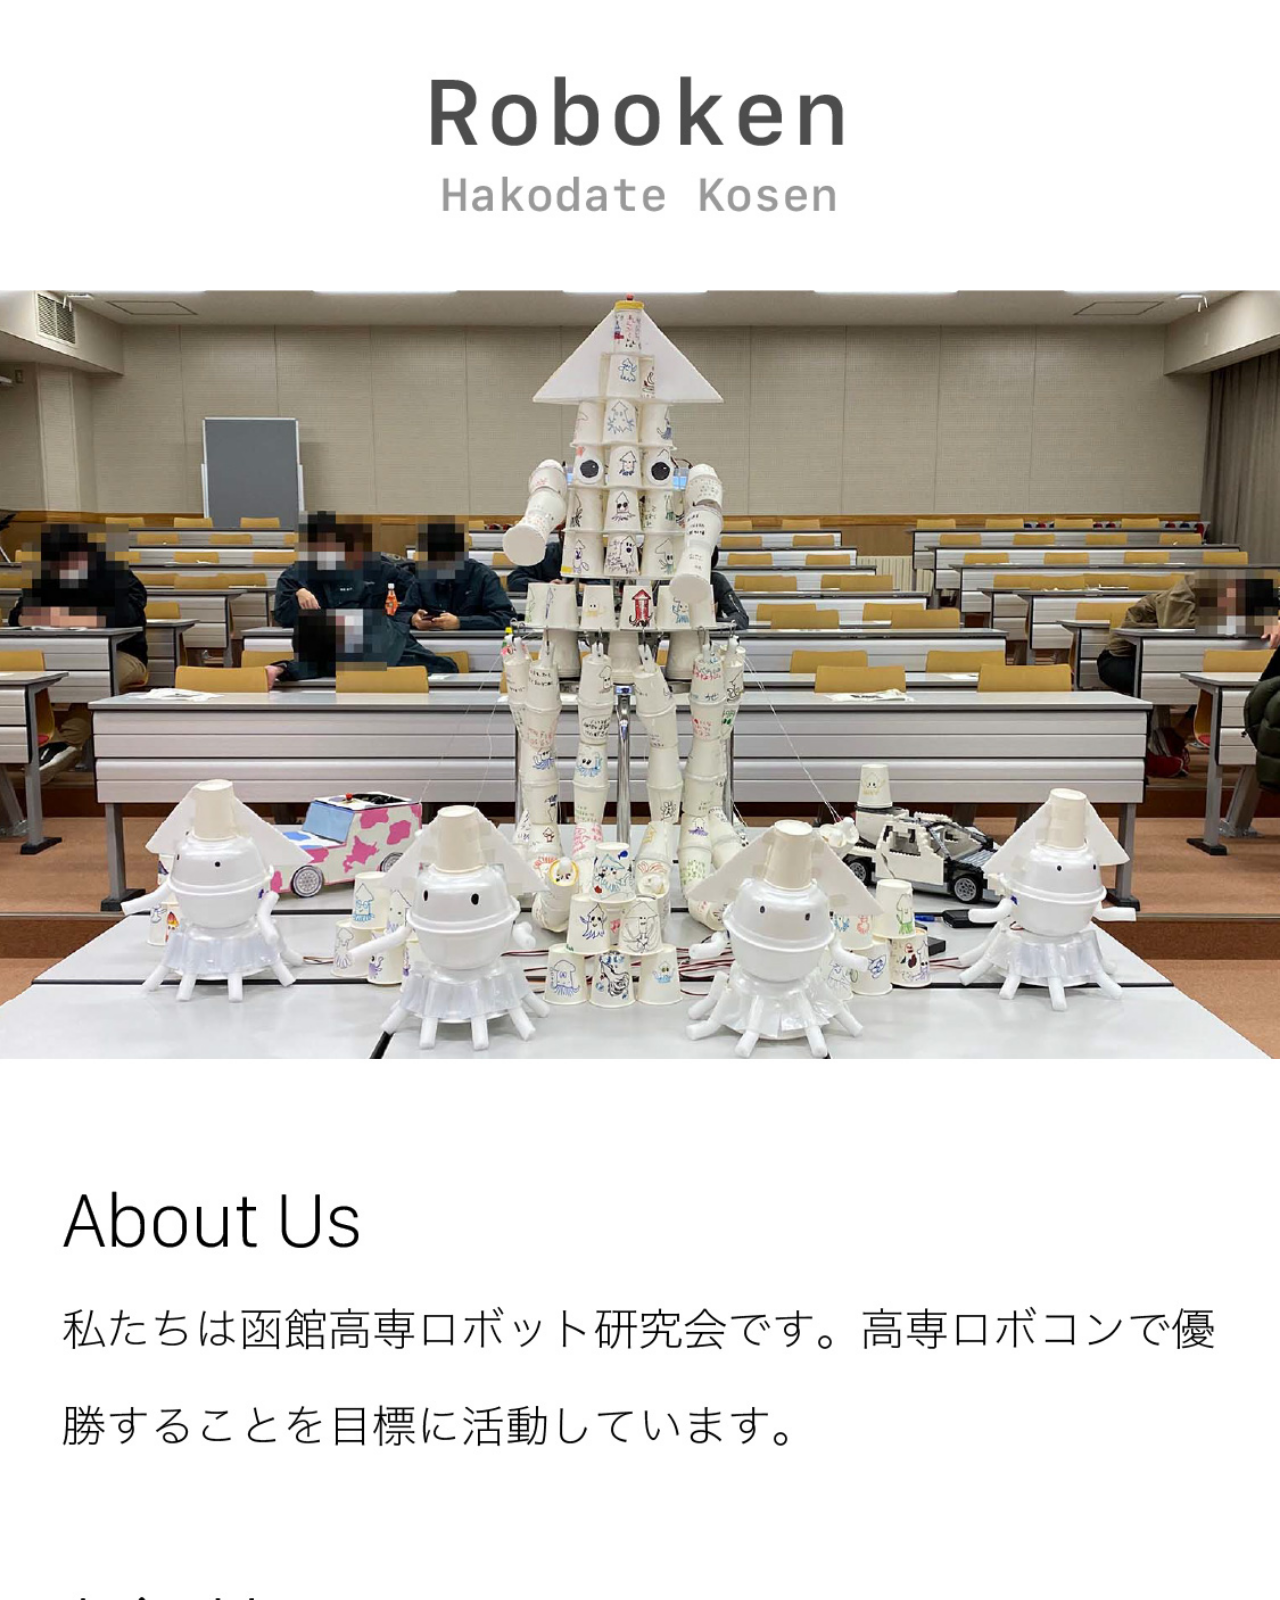
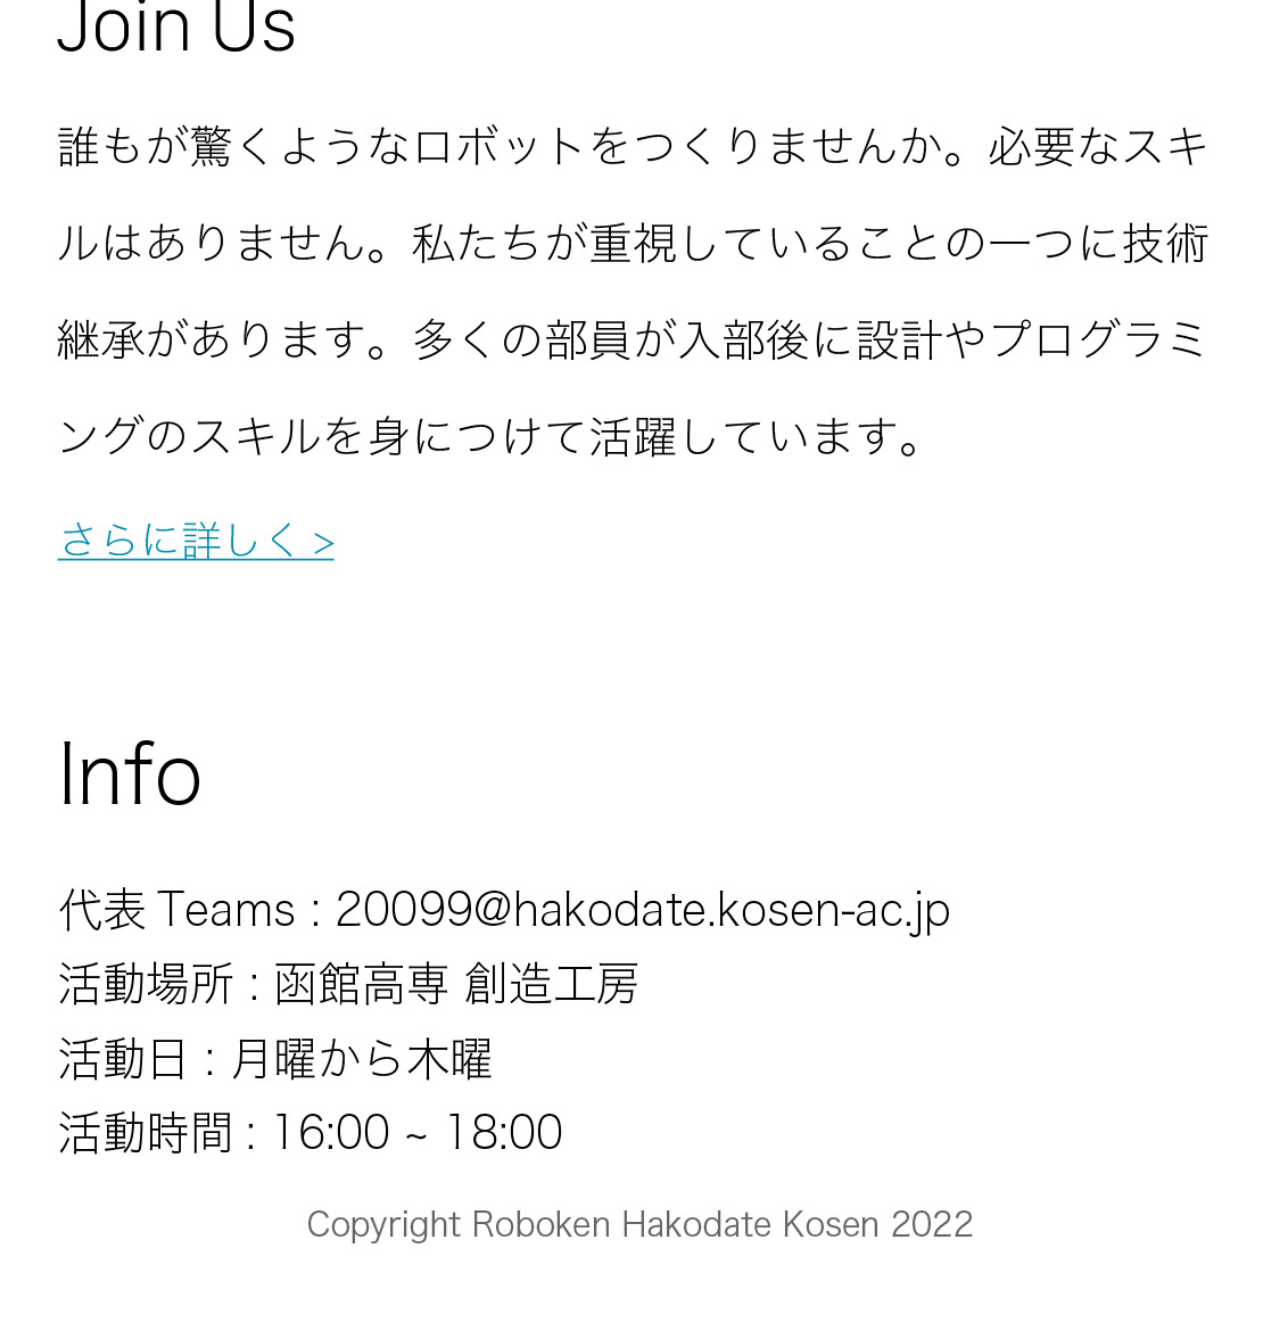
<file: index.html>
<!DOCTYPE html>
<html lang="ja">
    <head>
        <meta charset="UTF-8">
        <link rel="stylesheet" type="text/css" href="./style.css" />
        <title>Roboken</title>
    </head>
    <body>
        <div class="image">
            <input type="image" src="./Roboken.jpg" alt="click" onclick="https://hakodaterobo-meta.github.io/Roboken.github.io/'" width="100%">
            <img src="./A4.jpg" alt="Sample" title="Test" id="TargetImage">
            <input type="image" src="./B2.jpg" alt="click" onclick="location.href='./JoinUs.html'" width="100%">
            <img src="./C2.jpg" alt="Sample" title="Test" id="TargetImage">
        </div>
    </body>
</html>
</file>
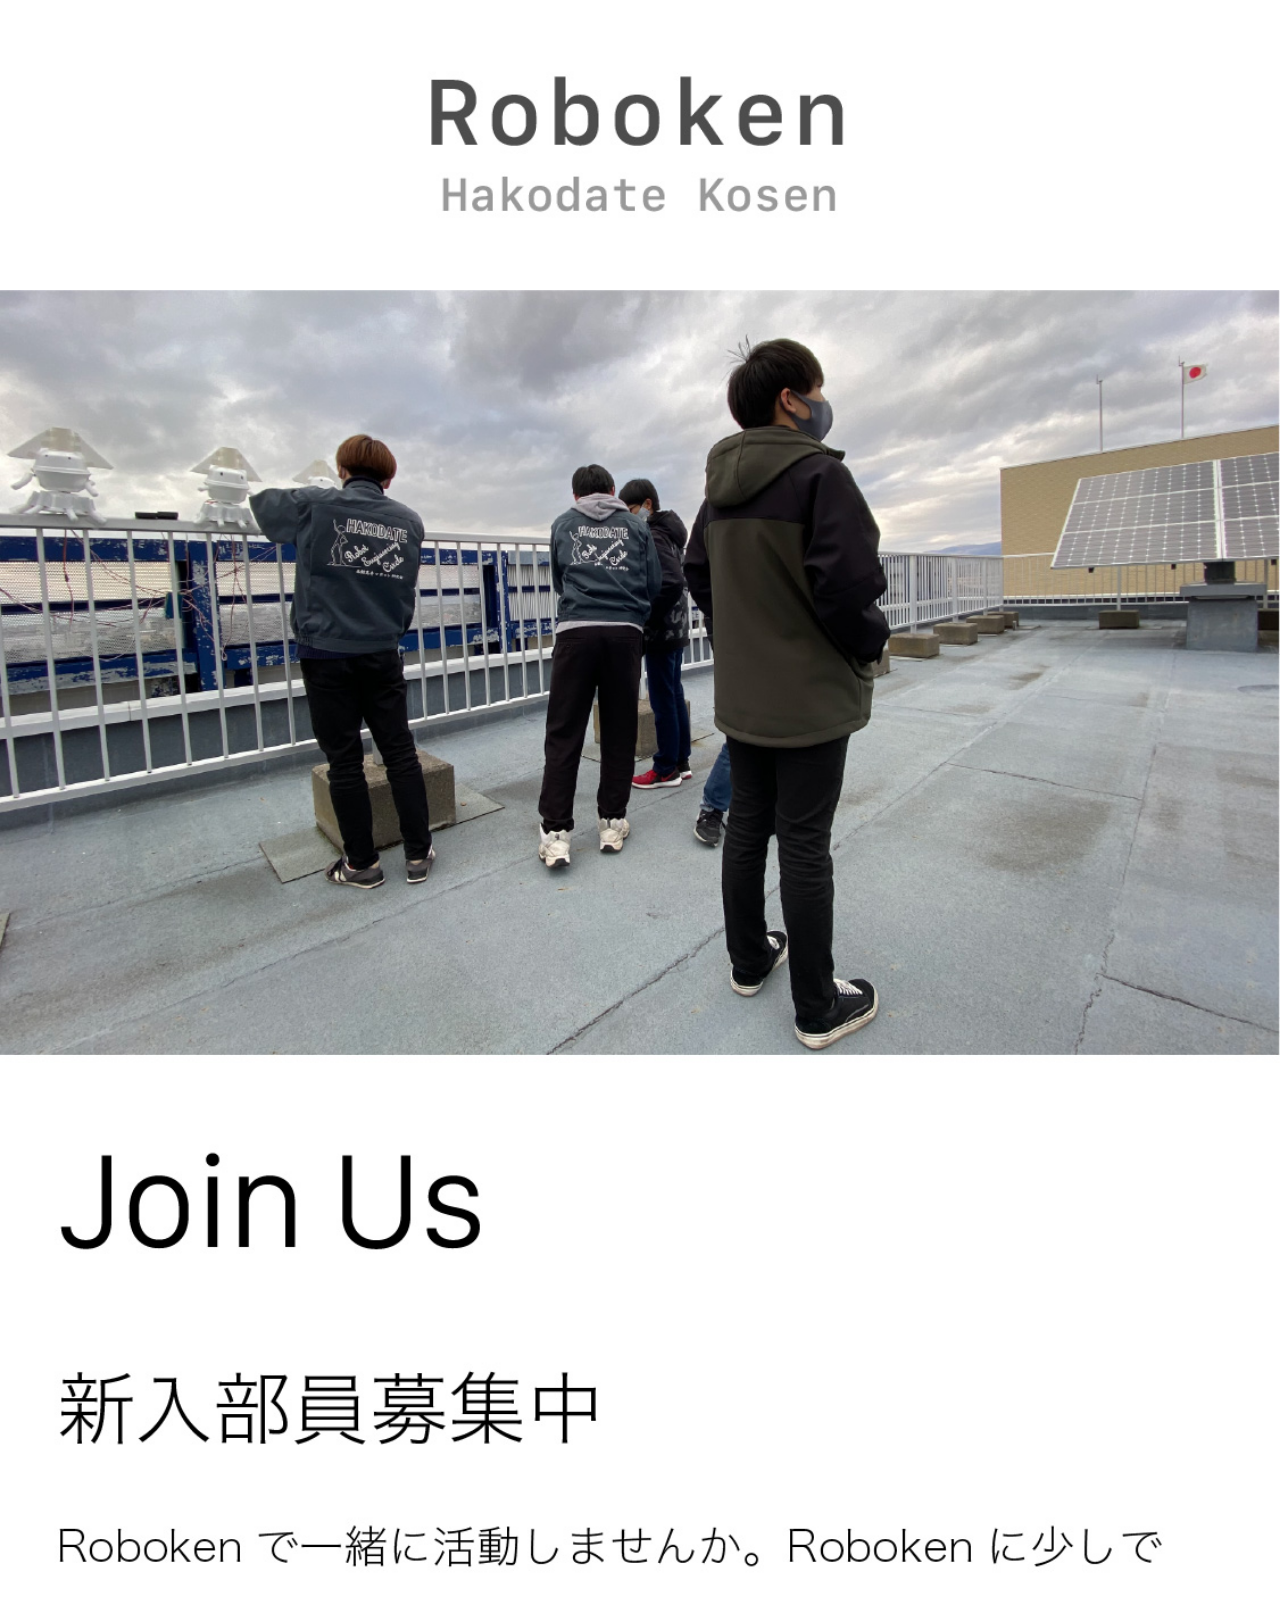
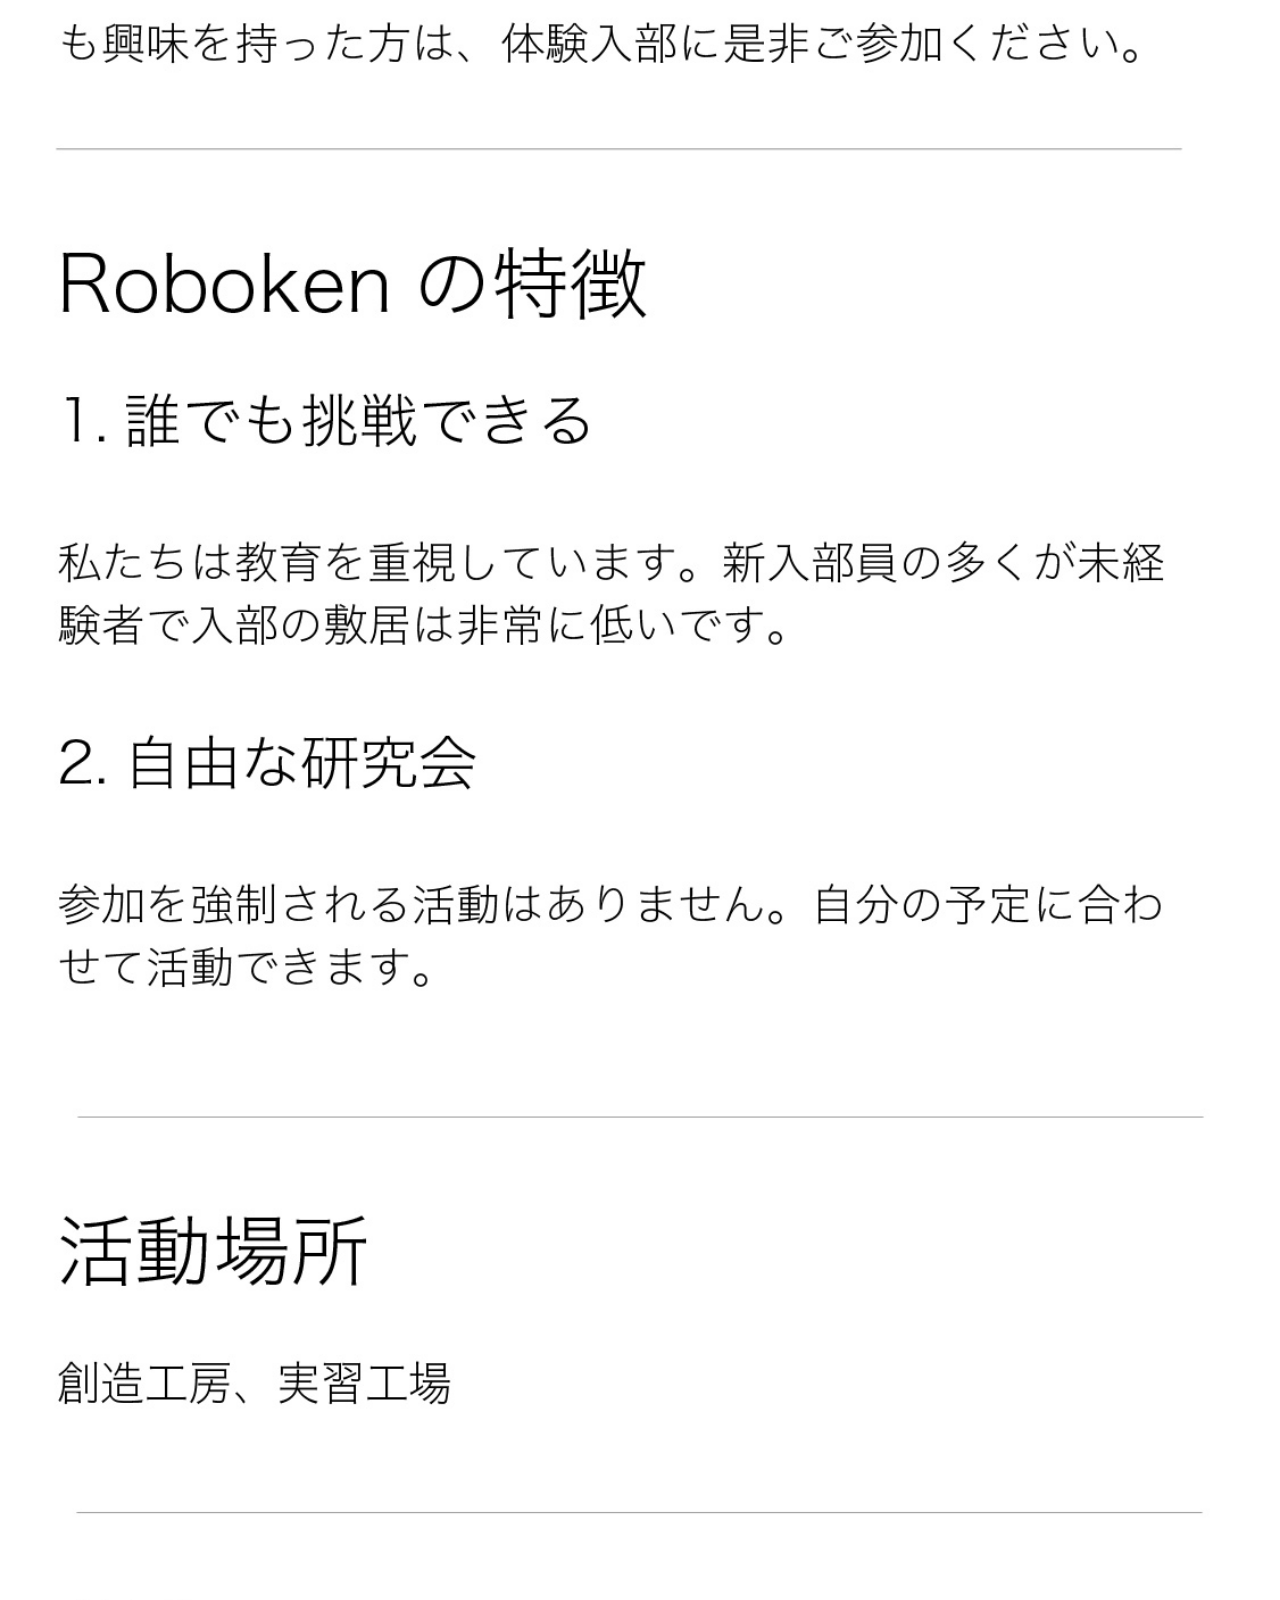
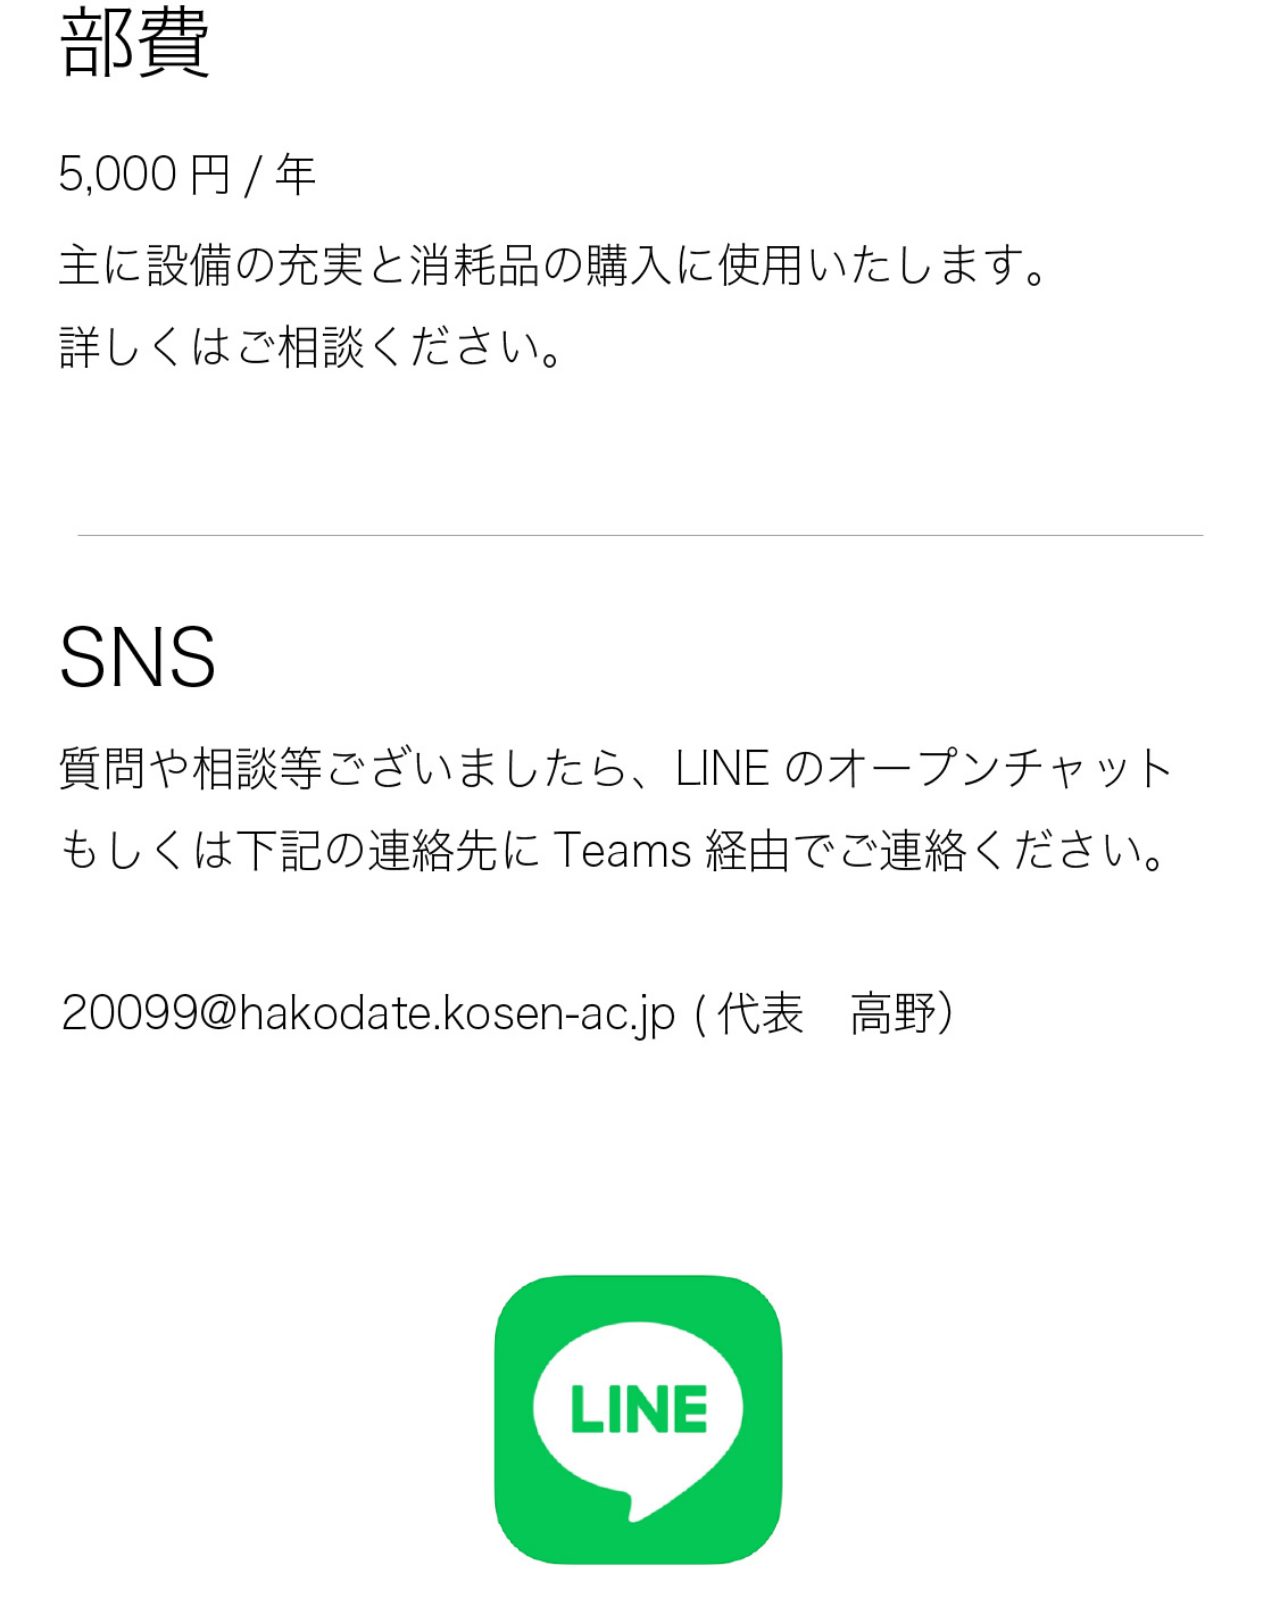
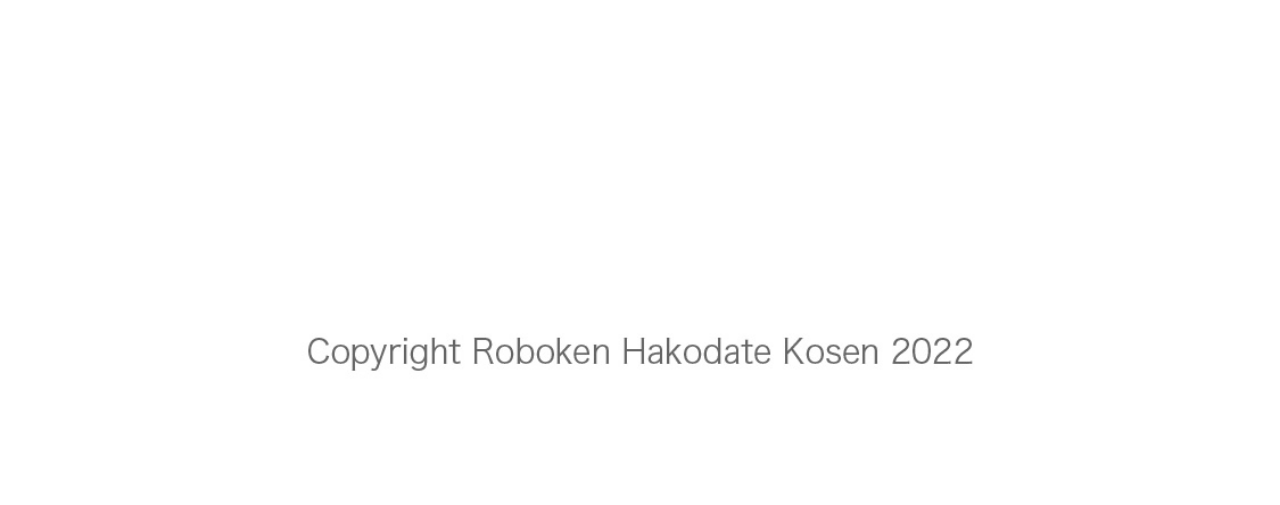
<file: JoinUs.html>
<!DOCTYPE html>
<html lang="ja">
    <head>
        <meta charset="UTF-8">
        <link rel="stylesheet" type="text/css" href="./style.css" />
        <title>Roboken</title>
    </head>
    <body>
        <div class="image">
            <input type="image" src="./Roboken.jpg" alt="click" onclick="location.href='https://hakodaterobo-meta.github.io/Roboken.github.io/'" width="100%">
            <img src="./D5.jpg" alt="Sample" title="Test" id="TargetImage">
            <input type="image" src="./E1.jpg" alt="click" onclick="location.href='https://line.me/ti/g2/C-GFUA-hFyrF1rRzyHBbPVcB1aqj2rGM3f2Hnw?utm_source=invitation&utm_medium=link_copy&utm_campaign=default'" width="100%">
            <img src="./F1.jpg" alt="Sample" title="Test" id="TargetImage">
        </div>
    </body>
</html>
</file>
<file: style.css>
.image {
	margin-right: calc(50% - 50vw);
	margin-left: calc(50% - 50vw);
}

.image img {
	display: block;
	width: 100%;
	height: auto;
}
</file>
